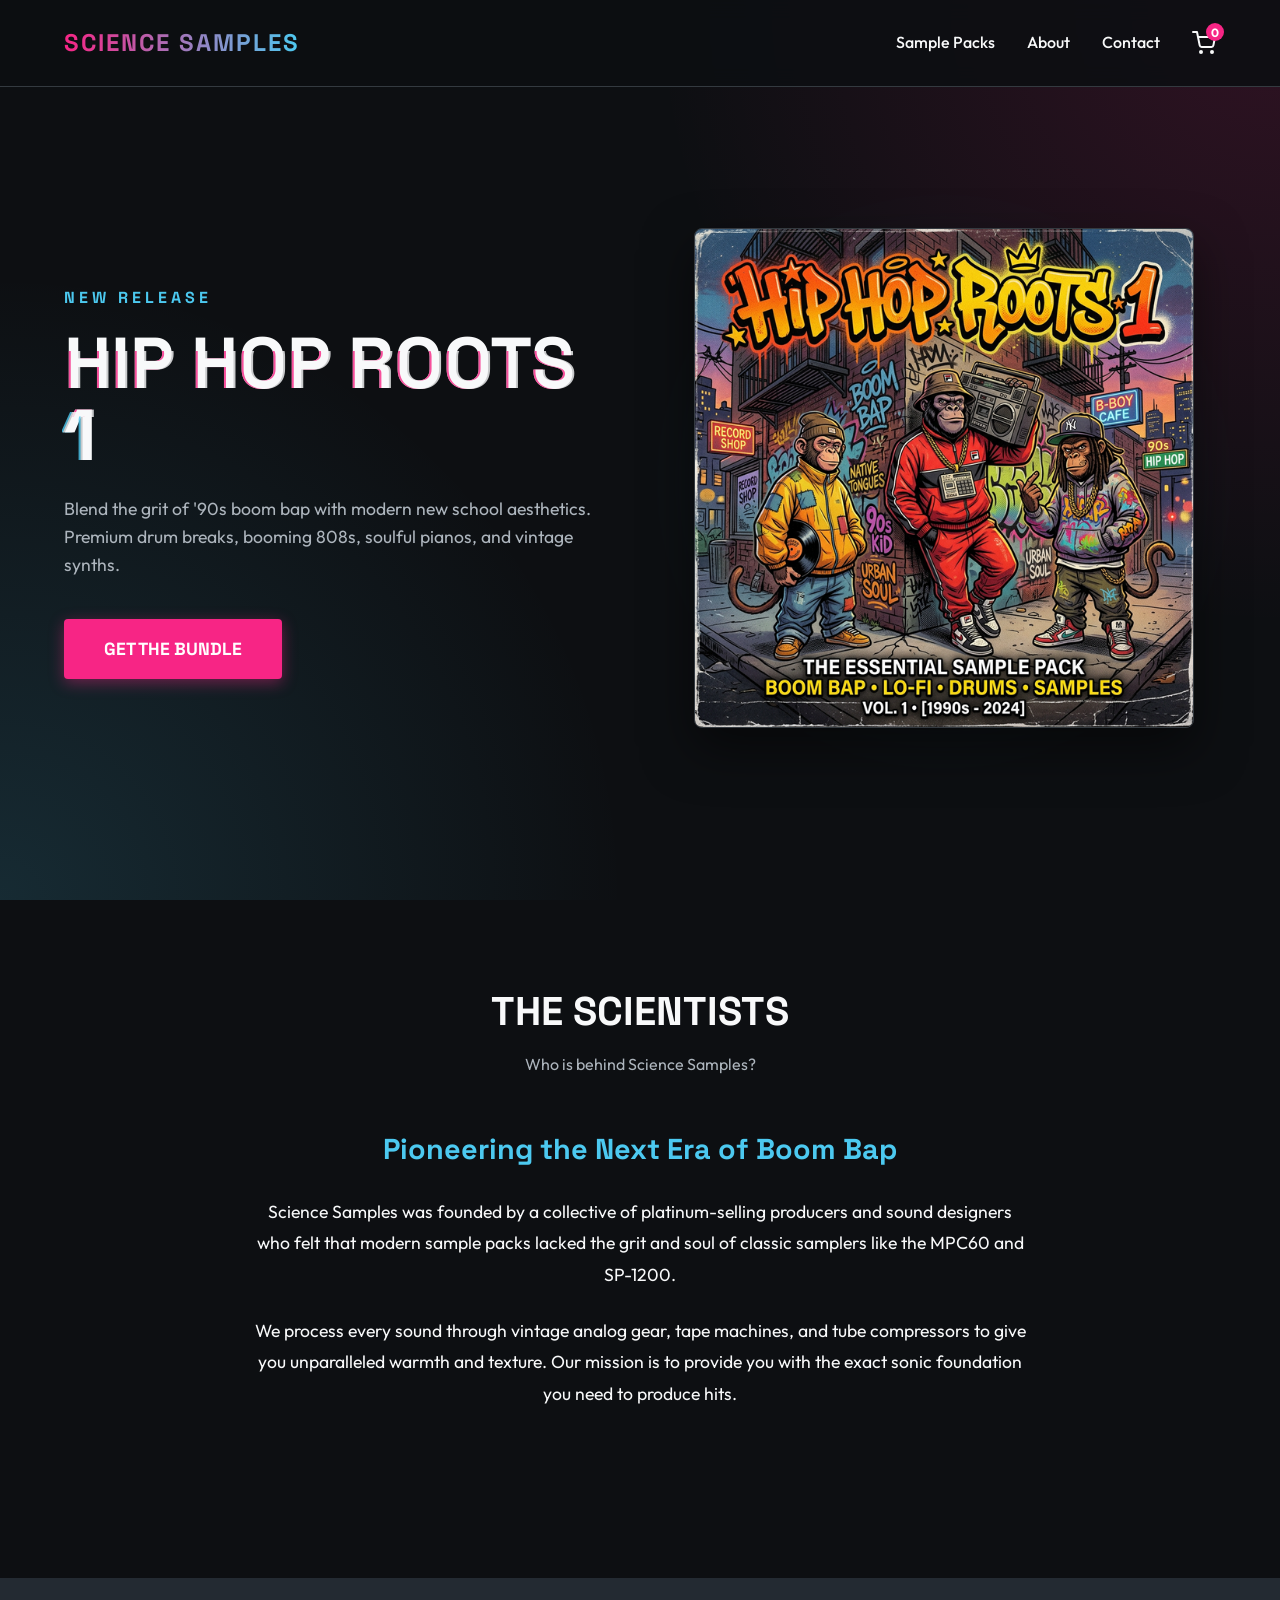
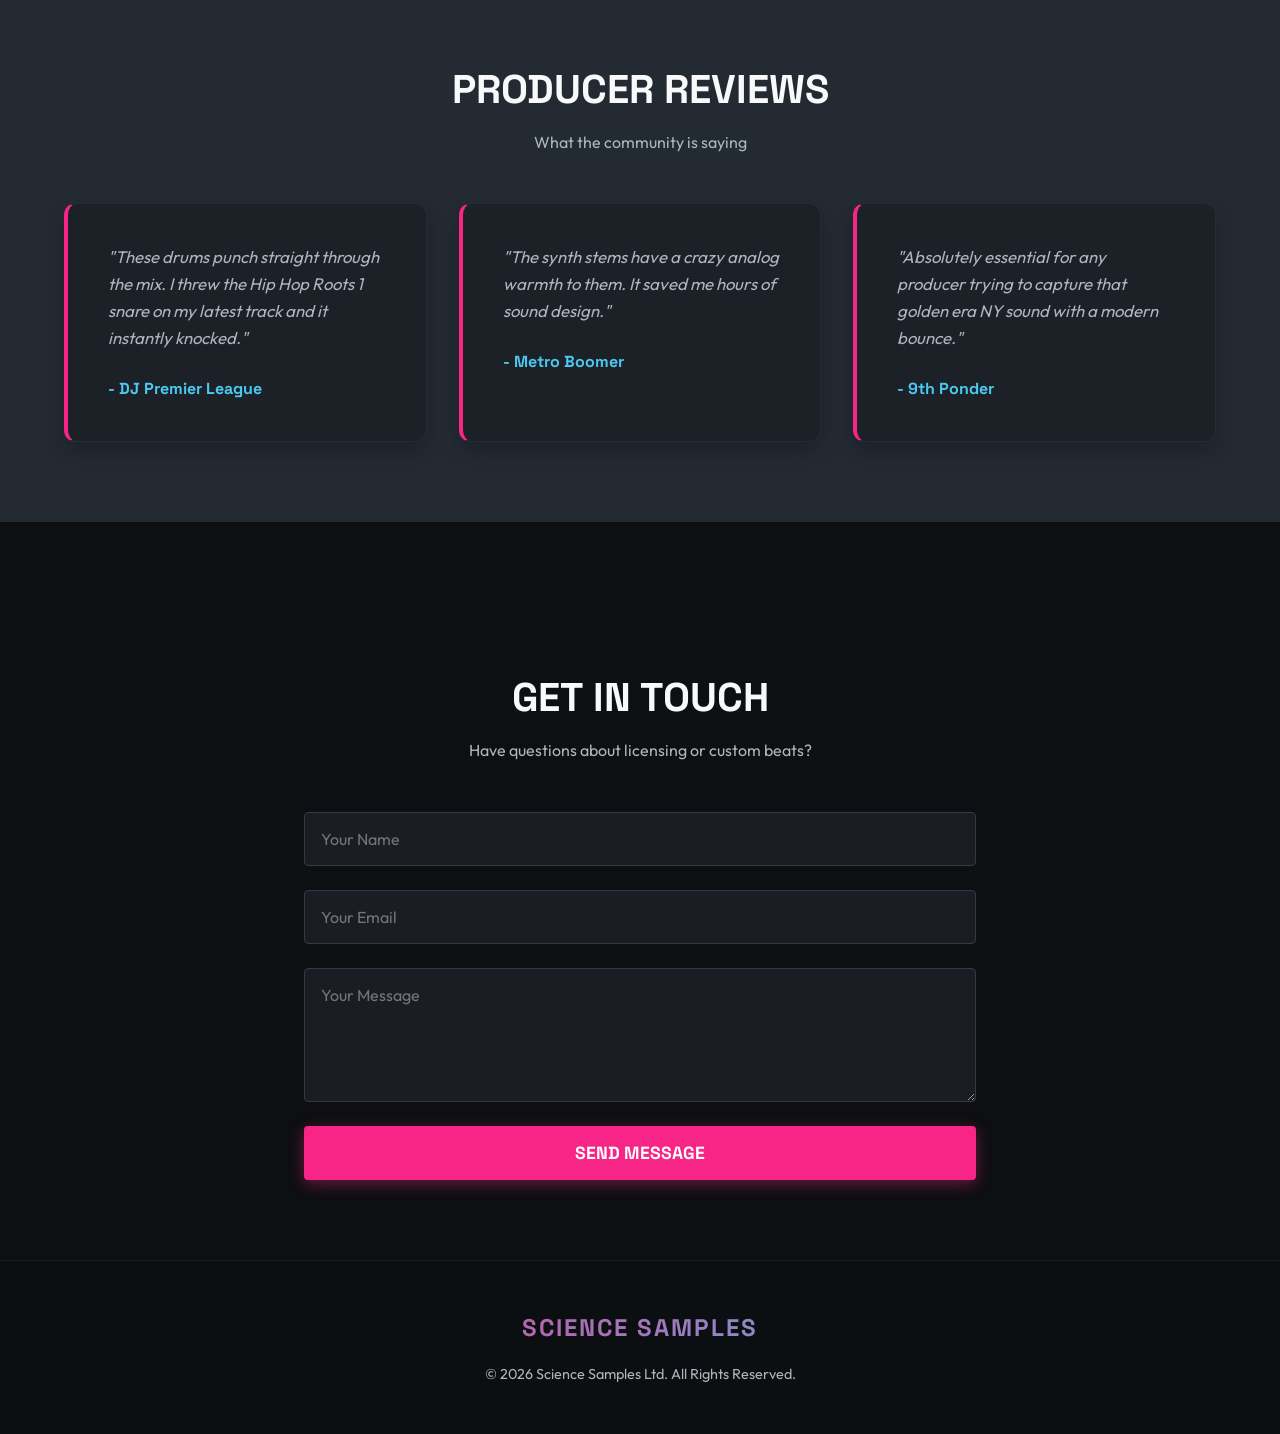
<file: index.html>
<!DOCTYPE html>
<html lang="en">
<head>
    <meta charset="UTF-8">
    <meta name="viewport" content="width=device-width, initial-scale=1.0">
    <title>Science Samples - Hip Hop Roots 1</title>
    <meta name="description" content="Premium old school and new school hip hop sample packs. Get Hip Hop Roots 1 bundle or individual tracks.">
    <!-- Google Fonts -->
    <link rel="preconnect" href="https://fonts.googleapis.com">
    <link rel="preconnect" href="https://fonts.gstatic.com" crossorigin>
    <link href="https://fonts.googleapis.com/css2?family=Outfit:wght@300;400;600;800&family=Space+Grotesk:wght@400;700&display=swap" rel="stylesheet">
    <link rel="stylesheet" href="style.css">
</head>
<body>
    <div id="toast-container"></div>
    
    <header>
        <div class="logo">SCIENCE SAMPLES</div>
        <nav>
            <a href="packs.html">Sample Packs</a>
            <a href="#about">About</a>
            <a href="#contact">Contact</a>
            <div class="cart-icon" id="cart-btn">
                <svg width="24" height="24" viewBox="0 0 24 24" fill="none" stroke="currentColor" stroke-width="2" stroke-linecap="round" stroke-linejoin="round">
                    <circle cx="9" cy="21" r="1"></circle>
                    <circle cx="20" cy="21" r="1"></circle>
                    <path d="M1 1h4l2.68 13.39a2 2 0 0 0 2 1.61h9.72a2 2 0 0 0 2-1.61L23 6H6"></path>
                </svg>
                <span id="cart-count">0</span>
            </div>
        </nav>
    </header>

    <main>
        <section class="hero">
            <div class="hero-content">
                <h1>NEW RELEASE</h1>
                <h2 class="glitch" data-text="HIP HOP ROOTS 1">HIP HOP ROOTS 1</h2>
                <p>Blend the grit of '90s boom bap with modern new school aesthetics. Premium drum breaks, booming 808s, soulful pianos, and vintage synths.</p>
                <a href="hip-hop-roots-1.html" class="cta-button primary">Get The Bundle</a>
            </div>
            <div class="hero-visual">
                <a href="hip-hop-roots-1.html" class="cover-art-container" style="display: block; cursor: pointer;">
                    <img src="assets/cover.png" alt="Hip Hop Roots 1 Album Cover" class="cover-art">
                    <div class="glow"></div>
                </a>
            </div>
        </section>



        <section id="about" class="about-section">
            <div class="section-header">
                <h2>THE SCIENTISTS</h2>
                <p>Who is behind Science Samples?</p>
            </div>
            <div class="about-content">
                <div class="about-text">
                    <h3>Pioneering the Next Era of Boom Bap</h3>
                    <p>Science Samples was founded by a collective of platinum-selling producers and sound designers who felt that modern sample packs lacked the grit and soul of classic samplers like the MPC60 and SP-1200.</p>
                    <p>We process every sound through vintage analog gear, tape machines, and tube compressors to give you unparalleled warmth and texture. Our mission is to provide you with the exact sonic foundation you need to produce hits.</p>
                </div>
            </div>
        </section>

        <section id="testimonials" class="testimonials-section">
            <div class="section-header">
                <h2>PRODUCER REVIEWS</h2>
                <p>What the community is saying</p>
            </div>
            <div class="testimonials-grid">
                <div class="testimonial-card">
                    <p class="quote">"These drums punch straight through the mix. I threw the Hip Hop Roots 1 snare on my latest track and it instantly knocked."</p>
                    <div class="author">- DJ Premier League</div>
                </div>
                <div class="testimonial-card">
                    <p class="quote">"The synth stems have a crazy analog warmth to them. It saved me hours of sound design."</p>
                    <div class="author">- Metro Boomer</div>
                </div>
                <div class="testimonial-card">
                    <p class="quote">"Absolutely essential for any producer trying to capture that golden era NY sound with a modern bounce."</p>
                    <div class="author">- 9th Ponder</div>
                </div>
            </div>
        </section>

        <section id="contact" class="contact-section">
            <div class="section-header">
                <h2>GET IN TOUCH</h2>
                <p>Have questions about licensing or custom beats?</p>
            </div>
            <form class="contact-form" action="#" method="POST" onsubmit="event.preventDefault(); alert('Message sent successfully!');">
                <input type="text" placeholder="Your Name" required>
                <input type="email" placeholder="Your Email" required>
                <textarea placeholder="Your Message" rows="5" required></textarea>
                <button type="submit" class="cta-button primary">Send Message</button>
            </form>
        </section>
    </main>

    <!-- Cart Sidebar -->
    <div class="cart-sidebar" id="cart-sidebar">
        <div class="cart-header">
            <h3>Your Cart</h3>
            <button class="close-btn" id="close-cart">&times;</button>
        </div>
        <div class="cart-items" id="cart-items">
            <!-- Items injected by JS -->
        </div>
        <div class="cart-footer">
            <div class="cart-total">
                <span>Total:</span>
                <span id="cart-total-price">$0.00</span>
            </div>
            <button class="checkout-btn">Proceed to Checkout</button>
        </div>
    </div>
    <div class="overlay" id="overlay"></div>

    <footer>
        <div class="footer-content">
            <div class="logo">SCIENCE SAMPLES</div>
            <p>&copy; 2026 Science Samples Ltd. All Rights Reserved.</p>
        </div>
    </footer>

    <!-- Audio element for playing samples -->
    <audio id="global-audio-player"></audio>

    <script src="script.js"></script>
</body>
</html>
</file>
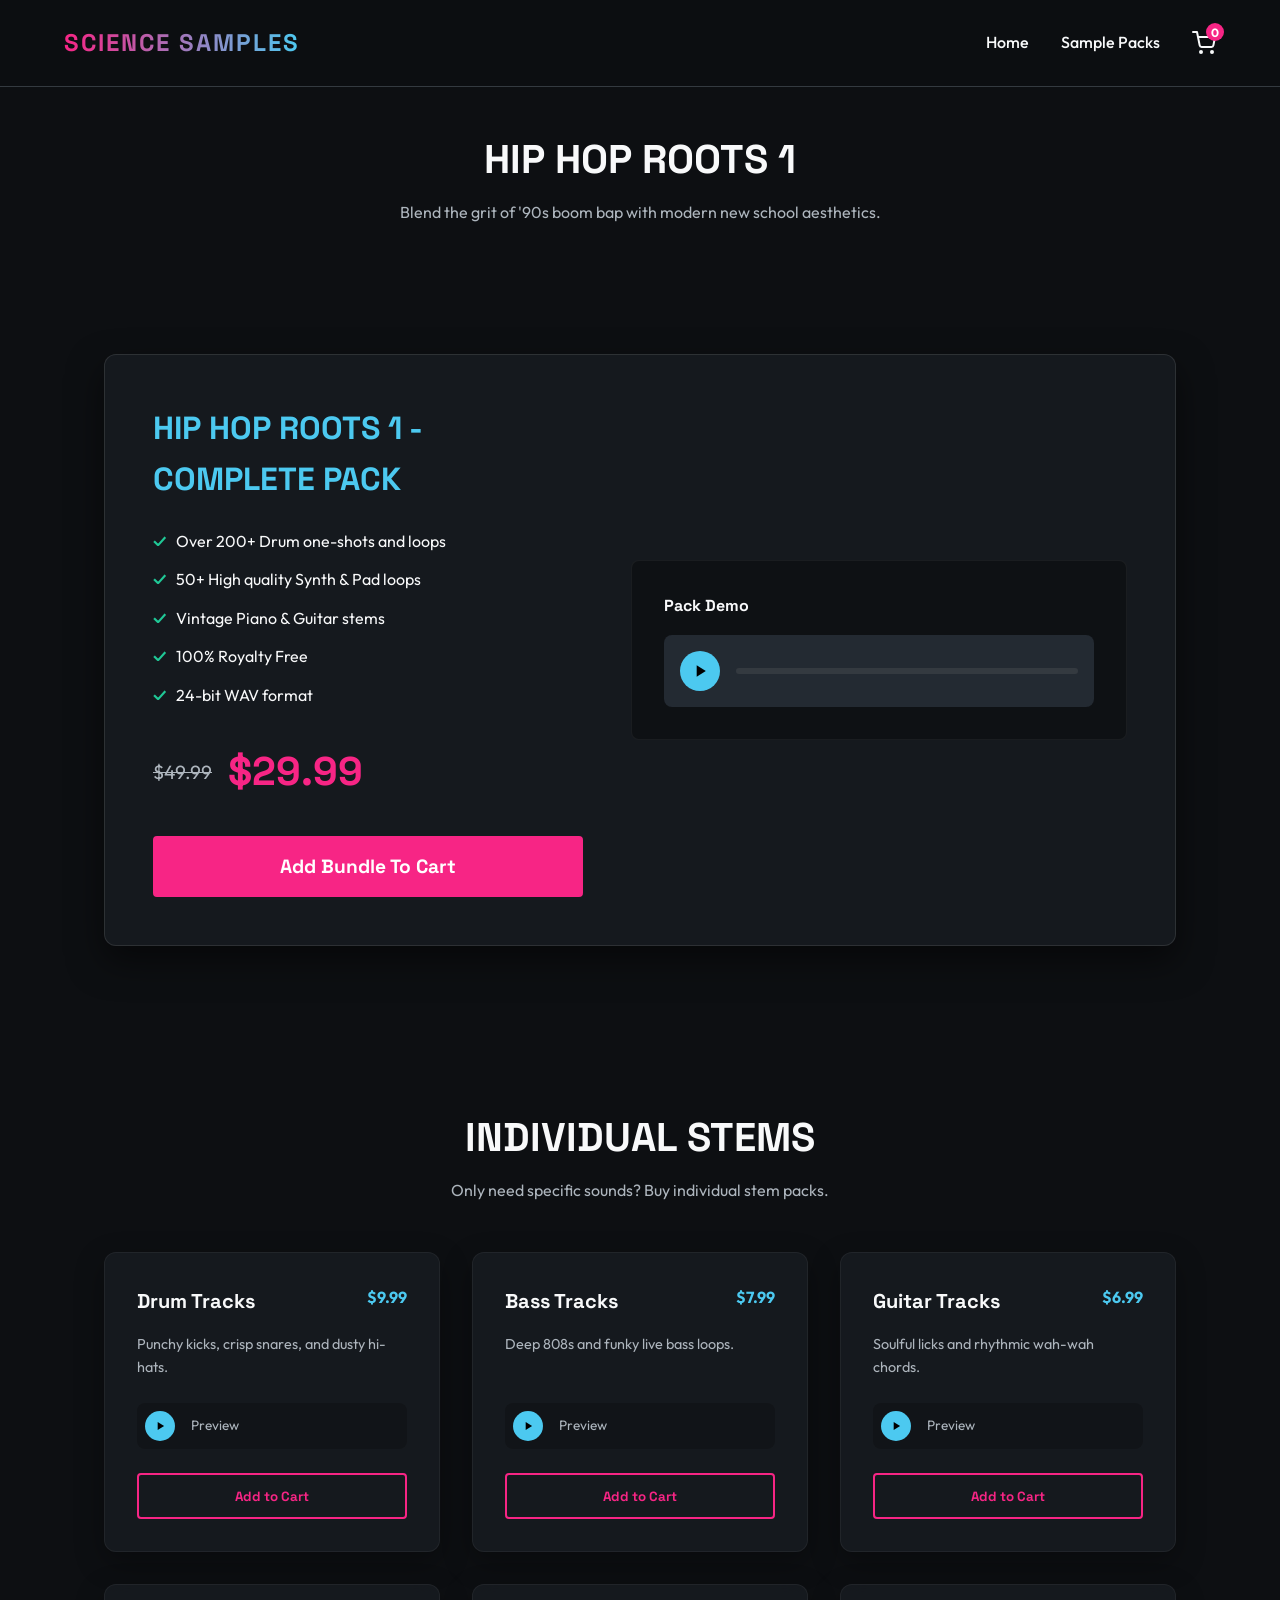
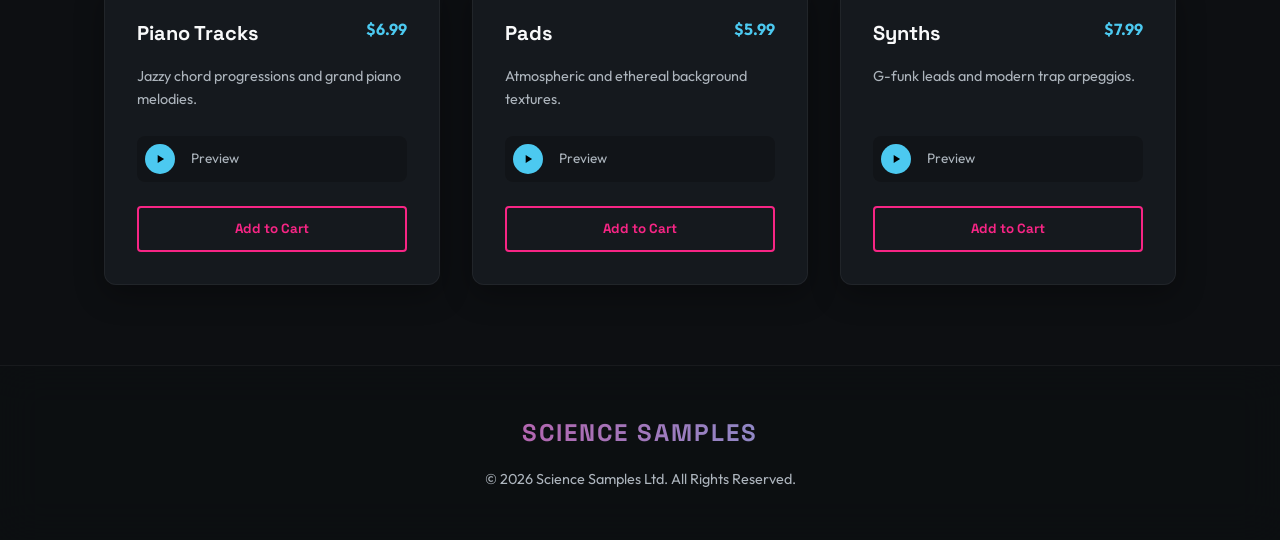
<file: hip-hop-roots-1.html>
<!DOCTYPE html>
<html lang="en">
<head>
    <meta charset="UTF-8">
    <meta name="viewport" content="width=device-width, initial-scale=1.0">
    <title>Science Samples - Hip Hop Roots 1 Pack</title>
    <meta name="description" content="Get the Hip Hop Roots 1 bundle or individual tracks.">
    <!-- Google Fonts -->
    <link rel="preconnect" href="https://fonts.googleapis.com">
    <link rel="preconnect" href="https://fonts.gstatic.com" crossorigin>
    <link href="https://fonts.googleapis.com/css2?family=Outfit:wght@300;400;600;800&family=Space+Grotesk:wght@400;700&display=swap" rel="stylesheet">
    <link rel="stylesheet" href="style.css">
</head>
<body>
    <div id="toast-container"></div>
    
    <header>
        <div class="logo">SCIENCE SAMPLES</div>
        <nav>
            <a href="index.html">Home</a>
            <a href="packs.html">Sample Packs</a>
            <div class="cart-icon" id="cart-btn">
                <svg width="24" height="24" viewBox="0 0 24 24" fill="none" stroke="currentColor" stroke-width="2" stroke-linecap="round" stroke-linejoin="round">
                    <circle cx="9" cy="21" r="1"></circle>
                    <circle cx="20" cy="21" r="1"></circle>
                    <path d="M1 1h4l2.68 13.39a2 2 0 0 0 2 1.61h9.72a2 2 0 0 0 2-1.61L23 6H6"></path>
                </svg>
                <span id="cart-count">0</span>
            </div>
        </nav>
    </header>

    <main style="padding-top: 8rem;">
        <div class="section-header">
            <h2>HIP HOP ROOTS 1</h2>
            <p>Blend the grit of '90s boom bap with modern new school aesthetics.</p>
        </div>

        <section id="bundle" class="bundle-section">
            <div class="bundle-card">
                <div class="bundle-info">
                    <h3>HIP HOP ROOTS 1 - COMPLETE PACK</h3>
                    <ul class="features">
                        <li>Over 200+ Drum one-shots and loops</li>
                        <li>50+ High quality Synth & Pad loops</li>
                        <li>Vintage Piano & Guitar stems</li>
                        <li>100% Royalty Free</li>
                        <li>24-bit WAV format</li>
                    </ul>
                    <div class="bundle-price">
                        <span class="original-price">$49.99</span>
                        <span class="current-price">$29.99</span>
                    </div>
                    <button class="add-to-cart-btn bundle-buy" data-id="bundle-1" data-name="Hip Hop Roots 1 - Complete Pack" data-price="29.99">
                        Add Bundle To Cart
                    </button>
                </div>
                <!-- Audio player for bundle demo -->
                <div class="bundle-demo">
                    <h4>Pack Demo</h4>
                    <div class="audio-player">
                        <button class="play-btn" data-src="assets/samples/drums.wav">
                            <svg viewBox="0 0 24 24" fill="currentColor"><path d="M8 5v14l11-7z"/></svg>
                        </button>
                        <div class="waveform">
                            <div class="progress"></div>
                        </div>
                    </div>
                </div>
            </div>
        </section>

        <section id="packs" class="stems-section">
            <div class="section-header">
                <h2>INDIVIDUAL STEMS</h2>
                <p>Only need specific sounds? Buy individual stem packs.</p>
            </div>
            
            <div class="stems-grid">
                <!-- Drum Tracks -->
                <div class="stem-card">
                    <div class="stem-header">
                        <h3>Drum Tracks</h3>
                        <span class="price">$9.99</span>
                    </div>
                    <p>Punchy kicks, crisp snares, and dusty hi-hats.</p>
                    <div class="audio-player small">
                        <button class="play-btn" data-src="assets/samples/drums.wav">
                            <svg viewBox="0 0 24 24" fill="currentColor"><path d="M8 5v14l11-7z"/></svg>
                        </button>
                        <span class="track-name">Preview</span>
                    </div>
                    <button class="add-to-cart-btn" data-id="stem-drums" data-name="Drum Tracks Pack" data-price="9.99">Add to Cart</button>
                </div>

                <!-- Bass Tracks -->
                <div class="stem-card">
                    <div class="stem-header">
                        <h3>Bass Tracks</h3>
                        <span class="price">$7.99</span>
                    </div>
                    <p>Deep 808s and funky live bass loops.</p>
                    <div class="audio-player small">
                        <button class="play-btn" data-src="assets/samples/bass.wav">
                            <svg viewBox="0 0 24 24" fill="currentColor"><path d="M8 5v14l11-7z"/></svg>
                        </button>
                        <span class="track-name">Preview</span>
                    </div>
                    <button class="add-to-cart-btn" data-id="stem-bass" data-name="Bass Tracks Pack" data-price="7.99">Add to Cart</button>
                </div>

                <!-- Guitar Tracks -->
                <div class="stem-card">
                    <div class="stem-header">
                        <h3>Guitar Tracks</h3>
                        <span class="price">$6.99</span>
                    </div>
                    <p>Soulful licks and rhythmic wah-wah chords.</p>
                    <div class="audio-player small">
                        <button class="play-btn" data-src="assets/samples/guitars.wav">
                            <svg viewBox="0 0 24 24" fill="currentColor"><path d="M8 5v14l11-7z"/></svg>
                        </button>
                        <span class="track-name">Preview</span>
                    </div>
                    <button class="add-to-cart-btn" data-id="stem-guitars" data-name="Guitar Tracks Pack" data-price="6.99">Add to Cart</button>
                </div>

                <!-- Piano Tracks -->
                <div class="stem-card">
                    <div class="stem-header">
                        <h3>Piano Tracks</h3>
                        <span class="price">$6.99</span>
                    </div>
                    <p>Jazzy chord progressions and grand piano melodies.</p>
                    <div class="audio-player small">
                        <button class="play-btn" data-src="assets/samples/piano.wav">
                            <svg viewBox="0 0 24 24" fill="currentColor"><path d="M8 5v14l11-7z"/></svg>
                        </button>
                        <span class="track-name">Preview</span>
                    </div>
                    <button class="add-to-cart-btn" data-id="stem-piano" data-name="Piano Tracks Pack" data-price="6.99">Add to Cart</button>
                </div>

                <!-- Pads -->
                <div class="stem-card">
                    <div class="stem-header">
                        <h3>Pads</h3>
                        <span class="price">$5.99</span>
                    </div>
                    <p>Atmospheric and ethereal background textures.</p>
                    <div class="audio-player small">
                        <button class="play-btn" data-src="assets/samples/pads.wav">
                            <svg viewBox="0 0 24 24" fill="currentColor"><path d="M8 5v14l11-7z"/></svg>
                        </button>
                        <span class="track-name">Preview</span>
                    </div>
                    <button class="add-to-cart-btn" data-id="stem-pads" data-name="Pads Pack" data-price="5.99">Add to Cart</button>
                </div>

                <!-- Synths -->
                <div class="stem-card">
                    <div class="stem-header">
                        <h3>Synths</h3>
                        <span class="price">$7.99</span>
                    </div>
                    <p>G-funk leads and modern trap arpeggios.</p>
                    <div class="audio-player small">
                        <button class="play-btn" data-src="assets/samples/synths.wav">
                            <svg viewBox="0 0 24 24" fill="currentColor"><path d="M8 5v14l11-7z"/></svg>
                        </button>
                        <span class="track-name">Preview</span>
                    </div>
                    <button class="add-to-cart-btn" data-id="stem-synths" data-name="Synths Pack" data-price="7.99">Add to Cart</button>
                </div>
            </div>
        </section>
    </main>

    <!-- Cart Sidebar -->
    <div class="cart-sidebar" id="cart-sidebar">
        <div class="cart-header">
            <h3>Your Cart</h3>
            <button class="close-btn" id="close-cart">&times;</button>
        </div>
        <div class="cart-items" id="cart-items">
            <!-- Items injected by JS -->
        </div>
        <div class="cart-footer">
            <div class="cart-total">
                <span>Total:</span>
                <span id="cart-total-price">$0.00</span>
            </div>
            <button class="checkout-btn">Proceed to Checkout</button>
        </div>
    </div>
    <div class="overlay" id="overlay"></div>

    <footer>
        <div class="footer-content">
            <div class="logo">SCIENCE SAMPLES</div>
            <p>&copy; 2026 Science Samples Ltd. All Rights Reserved.</p>
        </div>
    </footer>

    <!-- Audio element for playing samples -->
    <audio id="global-audio-player"></audio>

    <script src="script.js"></script>
</body>
</html>
</file>
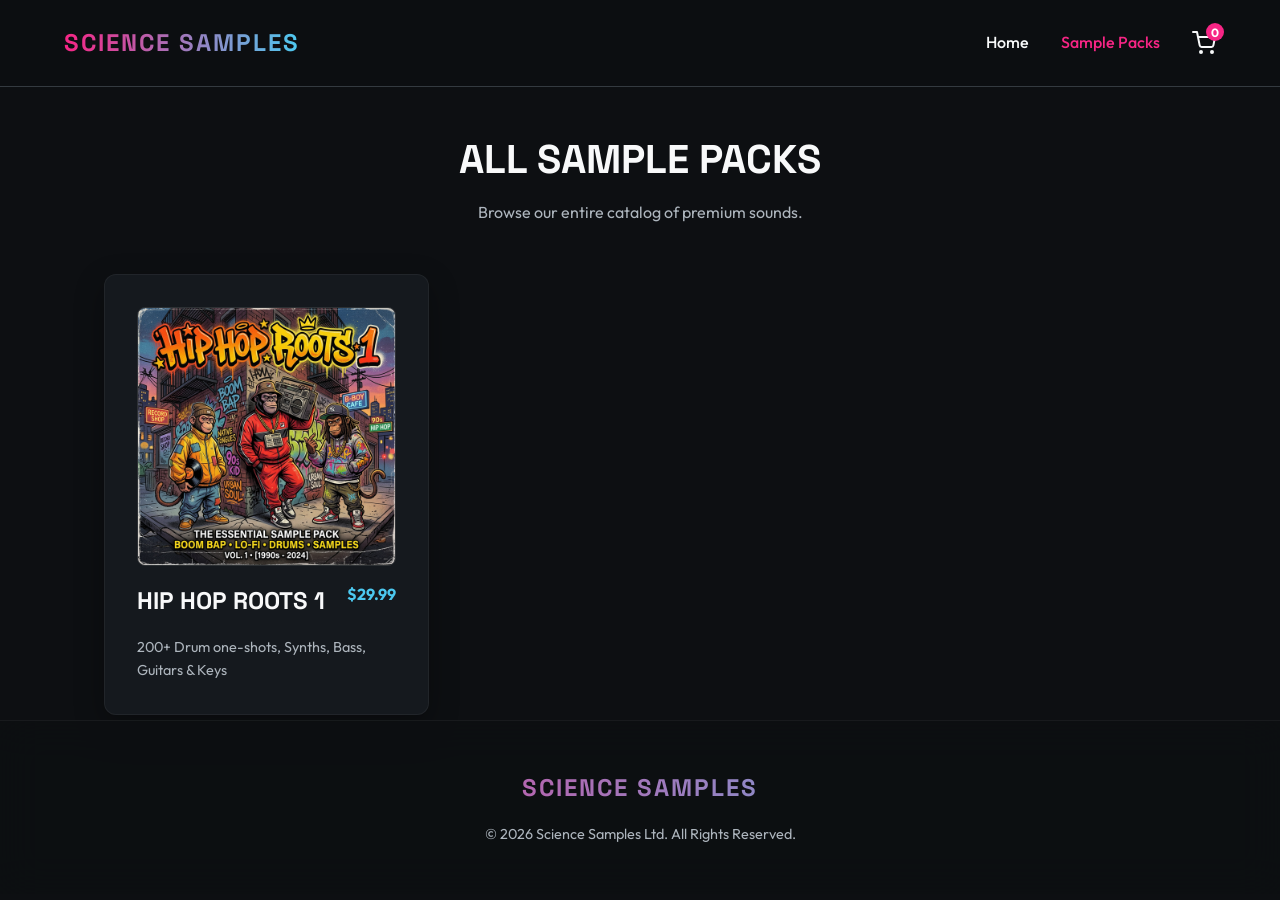
<file: packs.html>
<!DOCTYPE html>
<html lang="en">
<head>
    <meta charset="UTF-8">
    <meta name="viewport" content="width=device-width, initial-scale=1.0">
    <title>Science Samples - All Packs</title>
    <meta name="description" content="Browse all premium sample packs from Science Samples.">
    <!-- Google Fonts -->
    <link rel="preconnect" href="https://fonts.googleapis.com">
    <link rel="preconnect" href="https://fonts.gstatic.com" crossorigin>
    <link href="https://fonts.googleapis.com/css2?family=Outfit:wght@300;400;600;800&family=Space+Grotesk:wght@400;700&display=swap" rel="stylesheet">
    <link rel="stylesheet" href="style.css">
</head>
<body>
    <div id="toast-container"></div>
    
    <header>
        <div class="logo">SCIENCE SAMPLES</div>
        <nav>
            <a href="index.html">Home</a>
            <a href="packs.html" style="color: var(--primary-color);">Sample Packs</a>
            <div class="cart-icon" id="cart-btn">
                <svg width="24" height="24" viewBox="0 0 24 24" fill="none" stroke="currentColor" stroke-width="2" stroke-linecap="round" stroke-linejoin="round">
                    <circle cx="9" cy="21" r="1"></circle>
                    <circle cx="20" cy="21" r="1"></circle>
                    <path d="M1 1h4l2.68 13.39a2 2 0 0 0 2 1.61h9.72a2 2 0 0 0 2-1.61L23 6H6"></path>
                </svg>
                <span id="cart-count">0</span>
            </div>
        </nav>
    </header>

    <main style="padding-top: 8rem; min-height: 80vh;">
        <div class="section-header">
            <h2>ALL SAMPLE PACKS</h2>
            <p>Browse our entire catalog of premium sounds.</p>
        </div>

        <section class="packs-directory">
            <div class="packs-grid" style="display: grid; grid-template-columns: repeat(auto-fill, minmax(300px, 1fr)); gap: 3rem; max-width: 1200px; margin: 0 auto; padding: 0 5%;">
                
                <!-- Pack Item -->
                <div class="pack-compilation-card stem-card" style="cursor: pointer;" onclick="window.location.href='hip-hop-roots-1.html'">
                    <img src="assets/cover.png" alt="Hip Hop Roots 1" style="width: 100%; aspect-ratio: 1; object-fit: cover; border-radius: 8px; margin-bottom: 1rem; border: 1px solid rgba(255,255,255,0.1);">
                    <div class="stem-header">
                        <h3 style="font-size: 1.5rem; text-transform: uppercase;">Hip Hop Roots 1</h3>
                        <span class="price">$29.99</span>
                    </div>
                    <p style="margin-bottom: 0;">200+ Drum one-shots, Synths, Bass, Guitars & Keys</p>
                </div>

            </div>
        </section>
    </main>

    <!-- Cart Sidebar -->
    <div class="cart-sidebar" id="cart-sidebar">
        <div class="cart-header">
            <h3>Your Cart</h3>
            <button class="close-btn" id="close-cart">&times;</button>
        </div>
        <div class="cart-items" id="cart-items">
            <!-- Items injected by JS -->
        </div>
        <div class="cart-footer">
            <div class="cart-total">
                <span>Total:</span>
                <span id="cart-total-price">$0.00</span>
            </div>
            <button class="checkout-btn">Proceed to Checkout</button>
        </div>
    </div>
    <div class="overlay" id="overlay"></div>

    <footer>
        <div class="footer-content">
            <div class="logo">SCIENCE SAMPLES</div>
            <p>&copy; 2026 Science Samples Ltd. All Rights Reserved.</p>
        </div>
    </footer>

    <script src="script.js"></script>
</body>
</html>
</file>
<file: style.css>
:root {
     --bg-color: #0d0f12;
     --surface-color: #1a1e24;
     --surface-hover: #232a32;
     --primary-color: #f72585;
     /* Vibrant pink/red */
     --accent-color: #4cc9f0;
     /* Neon blue */
     --text-color: #f8f9fa;
     --text-muted: #adb5bd;
     --border-color: #343a40;
     --success-color: #20c997;

     --font-heading: 'Space Grotesk', sans-serif;
     --font-body: 'Outfit', sans-serif;
 }

 * {
     margin: 0;
     padding: 0;
     box-sizing: border-box;
 }

 html {
     scroll-behavior: smooth;
 }

 body {
     background-color: var(--bg-color);
     color: var(--text-color);
     font-family: var(--font-body);
     line-height: 1.6;
     overflow-x: hidden;
 }

 /* Header & Nav */
 header {
     display: flex;
     justify-content: space-between;
     align-items: center;
     padding: 1.5rem 5%;
     background: rgba(13, 15, 18, 0.9);
     backdrop-filter: blur(10px);
     position: fixed;
     width: 100%;
     top: 0;
     z-index: 1000;
     border-bottom: 1px solid var(--border-color);
 }

 .logo {
     font-family: var(--font-heading);
     font-weight: 700;
     font-size: 1.5rem;
     letter-spacing: 2px;
     background: linear-gradient(90deg, var(--primary-color), var(--accent-color));
     -webkit-background-clip: text;
     background-clip: text;
     -webkit-text-fill-color: transparent;
 }

 nav {
     display: flex;
     align-items: center;
     gap: 2rem;
 }

 nav a {
     color: var(--text-color);
     text-decoration: none;
     font-weight: 500;
     transition: color 0.3s;
 }

 nav a:hover {
     color: var(--primary-color);
 }

 .cart-icon {
     position: relative;
     cursor: pointer;
     display: flex;
     align-items: center;
     justify-content: center;
     transition: transform 0.2s;
 }

 .cart-icon:hover {
     transform: scale(1.1);
 }

 #cart-count {
     position: absolute;
     top: -8px;
     right: -8px;
     background: var(--primary-color);
     color: white;
     font-size: 0.75rem;
     font-weight: 700;
     width: 18px;
     height: 18px;
     display: flex;
     align-items: center;
     justify-content: center;
     border-radius: 50%;
 }

 /* Hero Section */
 .hero {
     min-height: 100vh;
     display: flex;
     align-items: center;
     justify-content: center;
     padding: 6rem 5% 2rem;
     gap: 4rem;
     background: radial-gradient(circle at top right, rgba(247, 37, 133, 0.15), transparent 40%),
         radial-gradient(circle at bottom left, rgba(76, 201, 240, 0.15), transparent 40%);
 }

 .hero-content {
     flex: 1;
     max-width: 600px;
 }

 .hero-content h1 {
     font-family: var(--font-heading);
     font-size: 1rem;
     letter-spacing: 4px;
     color: var(--accent-color);
     text-transform: uppercase;
     margin-bottom: 1rem;
 }

 .hero-content h2 {
     font-family: var(--font-heading);
     font-size: 4.5rem;
     line-height: 1;
     margin-bottom: 1.5rem;
     position: relative;
     color: var(--text-color);
 }

 /* Very simple glitch effect for aesthetic */
 .glitch::before,
 .glitch::after {
     content: attr(data-text);
     position: absolute;
     top: 0;
     left: 0;
     width: 100%;
     height: 100%;
     opacity: 0.8;
 }

 .glitch::before {
     left: 2px;
     text-shadow: -2px 0 var(--primary-color);
     clip: rect(24px, 550px, 90px, 0);
     animation: glitch-anim 3s infinite linear alternate-reverse;
 }

 .glitch::after {
     left: -2px;
     text-shadow: -2px 0 var(--accent-color);
     clip: rect(85px, 550px, 140px, 0);
     animation: glitch-anim 2.5s infinite linear alternate-reverse;
 }

 @keyframes glitch-anim {
     0% {
         clip: rect(21px, 9999px, 98px, 0);
     }

     20% {
         clip: rect(64px, 9999px, 12px, 0);
     }

     40% {
         clip: rect(87px, 9999px, 83px, 0);
     }

     60% {
         clip: rect(31px, 9999px, 14px, 0);
     }

     80% {
         clip: rect(4px, 9999px, 73px, 0);
     }

     100% {
         clip: rect(110px, 9999px, 55px, 0);
     }
 }

 .hero-content p {
     font-size: 1.1rem;
     color: var(--text-muted);
     margin-bottom: 2.5rem;
 }

 .cta-button {
     display: inline-block;
     padding: 1rem 2.5rem;
     font-family: var(--font-heading);
     font-weight: 700;
     font-size: 1.1rem;
     text-transform: uppercase;
     text-decoration: none;
     border-radius: 4px;
     transition: all 0.3s;
     cursor: pointer;
     border: none;
 }

 .cta-button.primary {
     background: var(--primary-color);
     color: white;
     box-shadow: 0 4px 15px rgba(247, 37, 133, 0.4);
 }

 .cta-button.primary:hover {
     transform: translateY(-2px);
     box-shadow: 0 8px 25px rgba(247, 37, 133, 0.6);
 }

 .hero-visual {
     flex: 1;
     display: flex;
     justify-content: center;
     position: relative;
 }

 .cover-art-container {
     position: relative;
     width: 100%;
     max-width: 500px;
     aspect-ratio: 1;
     border-radius: 8px;
     perspective: 1000px;
 }

 .cover-art {
     width: 100%;
     height: 100%;
     object-fit: cover;
     border-radius: 8px;
     box-shadow: 0 20px 50px rgba(0, 0, 0, 0.5);
     transition: transform 0.5s;
     z-index: 2;
     position: relative;
     border: 1px solid var(--border-color);
 }

 .cover-art-container:hover .cover-art {
     transform: rotateY(5deg) rotateX(5deg) scale(1.02);
 }

 .glow {
     position: absolute;
     top: 50%;
     left: 50%;
     transform: translate(-50%, -50%);
     width: 110%;
     height: 110%;
     background: radial-gradient(circle, var(--accent-color) 0%, transparent 70%);
     opacity: 0.15;
     filter: blur(40px);
     z-index: 1;
     pointer-events: none;
 }

 /* Sections */
 .section-header {
     text-align: center;
     margin-bottom: 3rem;
 }

 .section-header h2 {
     font-family: var(--font-heading);
     font-size: 2.5rem;
     margin-bottom: 0.5rem;
 }

 .section-header p {
     color: var(--text-muted);
 }

 /* Bundle Section */
 .bundle-section {
     padding: 5rem 5%;
     max-width: 1200px;
     margin: 0 auto;
 }

 .bundle-card {
    background: rgba(26, 30, 36, 0.7);
    backdrop-filter: blur(15px);
    -webkit-backdrop-filter: blur(15px);
    border: 1px solid rgba(255, 255, 255, 0.1);
    border-radius: 12px;
    padding: 3rem;
    display: flex;
    gap: 3rem;
    align-items: center;
    box-shadow: 0 15px 35px rgba(0,0,0,0.5);
    transition: transform 0.3s, box-shadow 0.3s;
}

.bundle-card:hover {
    transform: translateY(-5px);
    box-shadow: 0 20px 40px rgba(247, 37, 133, 0.2);
}

 .bundle-info {
     flex: 1;
 }

 .bundle-info h3 {
     font-family: var(--font-heading);
     font-size: 2rem;
     color: var(--accent-color);
     margin-bottom: 1.5rem;
 }

 .features {
     list-style: none;
     margin-bottom: 2rem;
 }

 .features li {
     margin-bottom: 0.8rem;
     display: flex;
     align-items: center;
     gap: 10px;
 }

 .features li::before {
     content: "✓";
     color: var(--success-color);
     font-weight: bold;
 }

 .bundle-price {
     margin-bottom: 2rem;
     display: flex;
     align-items: center;
     gap: 1rem;
 }

 .original-price {
     text-decoration: line-through;
     color: var(--text-muted);
     font-size: 1.2rem;
 }

 .current-price {
     font-size: 2.5rem;
     font-weight: 800;
     color: var(--primary-color);
     font-family: var(--font-heading);
 }

 .add-to-cart-btn {
     background: transparent;
     border: 2px solid var(--primary-color);
     color: var(--primary-color);
     padding: 0.8rem 1.5rem;
     font-family: var(--font-heading);
     font-weight: 700;
     border-radius: 4px;
     cursor: pointer;
     transition: all 0.3s;
     width: 100%;
 }

 .add-to-cart-btn:hover {
     background: var(--primary-color);
     color: white;
 }

 .bundle-buy {
     background: var(--primary-color);
     color: white;
     font-size: 1.2rem;
     padding: 1rem 2rem;
 }

 .bundle-buy:hover {
     background: #e01e79;
 }

 .bundle-demo {
     flex: 1;
     background: rgba(0, 0, 0, 0.3);
     padding: 2rem;
     border-radius: 8px;
     border: 1px solid rgba(255, 255, 255, 0.05);
 }

 .bundle-demo h4 {
     margin-bottom: 1rem;
     font-family: var(--font-heading);
 }

 /* Audio Player logic */
 .audio-player {
     display: flex;
     align-items: center;
     gap: 1rem;
     background: var(--surface-hover);
     padding: 1rem;
     border-radius: 8px;
 }

 .play-btn {
     background: var(--accent-color);
     border: none;
     width: 40px;
     height: 40px;
     border-radius: 50%;
     display: flex;
     align-items: center;
     justify-content: center;
     cursor: pointer;
     color: #000;
     transition: transform 0.2s;
     flex-shrink: 0;
 }

 .play-btn:hover {
     transform: scale(1.1);
 }

 .play-btn svg {
     width: 20px;
     height: 20px;
 }

 .waveform {
     flex: 1;
     height: 6px;
     background: var(--border-color);
     border-radius: 3px;
     overflow: hidden;
     position: relative;
     cursor: pointer;
 }

 .waveform .progress {
     position: absolute;
     top: 0;
     left: 0;
     height: 100%;
     width: 0%;
     background: var(--accent-color);
     pointer-events: none;
 }

 /* Stems Section */
 .stems-section {
     padding: 5rem 5%;
     max-width: 1200px;
     margin: 0 auto;
 }

 .stems-grid {
     display: grid;
     grid-template-columns: repeat(auto-fill, minmax(300px, 1fr));
     gap: 2rem;
 }

 .stem-card {
    background: rgba(26, 30, 36, 0.7);
    backdrop-filter: blur(15px);
    -webkit-backdrop-filter: blur(15px);
    border: 1px solid rgba(255, 255, 255, 0.05);
    border-radius: 12px;
    padding: 2rem;
    transition: all 0.4s ease;
    display: flex;
    flex-direction: column;
    box-shadow: 0 10px 30px rgba(0,0,0,0.3);
}

.stem-card:hover {
    transform: translateY(-10px);
    border-color: var(--accent-color);
    box-shadow: 0 15px 35px rgba(76, 201, 240, 0.2);
}

 .stem-header {
     display: flex;
     justify-content: space-between;
     align-items: flex-start;
     margin-bottom: 1rem;
 }

 .stem-header h3 {
     font-family: var(--font-heading);
     font-size: 1.25rem;
 }

 .stem-header .price {
     font-weight: 700;
     color: var(--accent-color);
 }

 .stem-card p {
     color: var(--text-muted);
     font-size: 0.9rem;
     margin-bottom: 1.5rem;
     flex-grow: 1;
 }

 .audio-player.small {
     padding: 0.5rem;
     margin-bottom: 1.5rem;
     background: rgba(0, 0, 0, 0.2);
 }

 .audio-player.small .play-btn {
     width: 30px;
     height: 30px;
 }

 .audio-player.small .play-btn svg {
     width: 14px;
     height: 14px;
 }

 .track-name {
     font-size: 0.85rem;
     color: var(--text-muted);
 }

 /* Sidebar Cart */
 .cart-sidebar {
     position: fixed;
     top: 0;
     right: -400px;
     width: 100%;
     max-width: 400px;
     height: 100vh;
     background: var(--surface-color);
     z-index: 2000;
     display: flex;
     flex-direction: column;
     transition: right 0.3s ease-in-out;
     border-left: 1px solid var(--border-color);
 }

 .cart-sidebar.open {
     right: 0;
 }

 .overlay {
     position: fixed;
     top: 0;
     left: 0;
     width: 100%;
     height: 100vh;
     background: rgba(0, 0, 0, 0.7);
     z-index: 1500;
     opacity: 0;
     pointer-events: none;
     transition: opacity 0.3s;
 }

 .overlay.visible {
     opacity: 1;
     pointer-events: all;
 }

 .cart-header {
     padding: 1.5rem;
     border-bottom: 1px solid var(--border-color);
     display: flex;
     justify-content: space-between;
     align-items: center;
 }

 .cart-header h3 {
     font-family: var(--font-heading);
 }

 .close-btn {
     background: none;
     border: none;
     color: var(--text-color);
     font-size: 2rem;
     cursor: pointer;
     line-height: 1;
 }

 .cart-items {
     flex: 1;
     overflow-y: auto;
     padding: 1.5rem;
 }

 .cart-item {
     display: flex;
     justify-content: space-between;
     align-items: center;
     padding-bottom: 1rem;
     border-bottom: 1px solid var(--border-color);
     margin-bottom: 1rem;
 }

 .item-info h4 {
     font-size: 1rem;
     margin-bottom: 0.25rem;
 }

 .item-info .item-price {
     color: var(--accent-color);
     font-weight: 700;
 }

 .remove-btn {
     background: none;
     border: none;
     color: var(--text-muted);
     cursor: pointer;
     font-size: 0.85rem;
     text-decoration: underline;
 }

 .remove-btn:hover {
     color: var(--primary-color);
 }

 .cart-footer {
     padding: 1.5rem;
     border-top: 1px solid var(--border-color);
 }

 .cart-total {
     display: flex;
     justify-content: space-between;
     font-size: 1.25rem;
     font-weight: 700;
     margin-bottom: 1.5rem;
 }

 .checkout-btn {
     width: 100%;
     padding: 1rem;
     background: var(--primary-color);
     color: white;
     border: none;
     border-radius: 4px;
     font-family: var(--font-heading);
     font-weight: 700;
     font-size: 1.1rem;
     cursor: pointer;
     transition: background 0.3s;
 }

 .checkout-btn:hover {
     background: #e01e79;
 }

 .empty-cart-msg {
     text-align: center;
     color: var(--text-muted);
     margin-top: 2rem;
 }

 /* Toast */
 #toast-container {
     position: fixed;
     bottom: 20px;
     right: 20px;
     z-index: 3000;
     display: flex;
     flex-direction: column;
     gap: 10px;
 }

 .toast {
     background: var(--success-color);
     color: #fff;
     padding: 12px 20px;
     border-radius: 4px;
     box-shadow: 0 4px 10px rgba(0, 0, 0, 0.3);
     font-weight: 600;
     animation: slideIn 0.3s ease-out forwards;
 }

 @keyframes slideIn {
     from {
         transform: translateX(100%);
         opacity: 0;
     }

     to {
         transform: translateX(0);
         opacity: 1;
     }
 }

 /* Footer */
footer {
    border-top: 1px solid rgba(255,255,255,0.05);
    padding: 3rem 5%;
    text-align: center;
    background: rgba(13, 15, 18, 0.8);
    backdrop-filter: blur(20px);
    -webkit-backdrop-filter: blur(20px);
}

 footer .logo {
     margin-bottom: 1rem;
     display: block;
 }

 footer p {
     color: var(--text-muted);
     font-size: 0.9rem;
 }

 /* About Section */
 .about-section {
     padding: 5rem 5%;
     max-width: 900px;
     margin: 0 auto;
     text-align: center;
 }

 .about-text h3 {
     font-family: var(--font-heading);
     color: var(--accent-color);
     margin-bottom: 1.5rem;
     font-size: 1.8rem;
 }

 .about-text p {
     color: var(--text-color);
     margin-bottom: 1.5rem;
     font-size: 1.1rem;
     line-height: 1.8;
 }

 /* Testimonials Section */
 .testimonials-section {
     padding: 5rem 5%;
     background: var(--surface-hover);
     margin: 4rem 0;
 }

 .testimonials-grid {
     display: grid;
     grid-template-columns: repeat(auto-fit, minmax(300px, 1fr));
     gap: 2rem;
     max-width: 1200px;
     margin: 0 auto;
 }

 .testimonial-card {
    background: rgba(26, 30, 36, 0.7);
    backdrop-filter: blur(10px);
    -webkit-backdrop-filter: blur(10px);
    padding: 2.5rem;
    border-radius: 12px;
    border: 1px solid rgba(255, 255, 255, 0.05);
    border-left: 4px solid var(--primary-color);
    box-shadow: 0 10px 20px rgba(0,0,0,0.2);
    transition: transform 0.3s;
}

.testimonial-card:hover {
    transform: scale(1.03);
}

 .testimonial-card .quote {
     font-style: italic;
     color: var(--text-muted);
     margin-bottom: 1.5rem;
     font-size: 1.05rem;
 }

 .testimonial-card .author {
     font-weight: 700;
     color: var(--accent-color);
     font-family: var(--font-heading);
 }

 /* Contact Section */
 .contact-section {
     padding: 5rem 5%;
     max-width: 800px;
     margin: 0 auto;
     text-align: center;
 }

 .contact-form {
     display: flex;
     flex-direction: column;
     gap: 1.5rem;
     margin-top: 2rem;
 }

 .contact-form input,
 .contact-form textarea {
     width: 100%;
     padding: 1rem;
     background: var(--surface-color);
     border: 1px solid var(--border-color);
     border-radius: 4px;
     color: var(--text-color);
     font-family: var(--font-body);
     font-size: 1rem;
 }

 .contact-form input:focus,
 .contact-form textarea:focus {
     outline: none;
     border-color: var(--primary-color);
 }

 /* Responsive adjustments */
@media (max-width: 1024px) {
    .bundle-card {
        padding: 2rem;
        gap: 2rem;
    }
}

@media (max-width: 768px) {
    header {
        padding: 1rem 5%;
    }
    
    nav {
        gap: 1rem;
    }
    
    .hero {
        flex-direction: column;
        text-align: center;
        padding-top: 8rem;
    }
    
    .hero-content h2 {
        font-size: 3rem;
    }
    
    .bundle-card {
        flex-direction: column;
    }
    
    .bundle-demo {
        width: 100%;
    }
    
    .section-header h2 {
        font-size: 2rem;
    }
    
    .stems-grid {
        grid-template-columns: 1fr;
    }
}

@media (max-width: 480px) {
    .logo {
        font-size: 1.2rem;
    }
    
    .hero-content h2 {
        font-size: 2.2rem;
    }
    
    .bundle-price .current-price {
        font-size: 2rem;
    }
    
    .cta-button {
        padding: 0.8rem 1.5rem;
        font-size: 1rem;
    }
}
</file>
